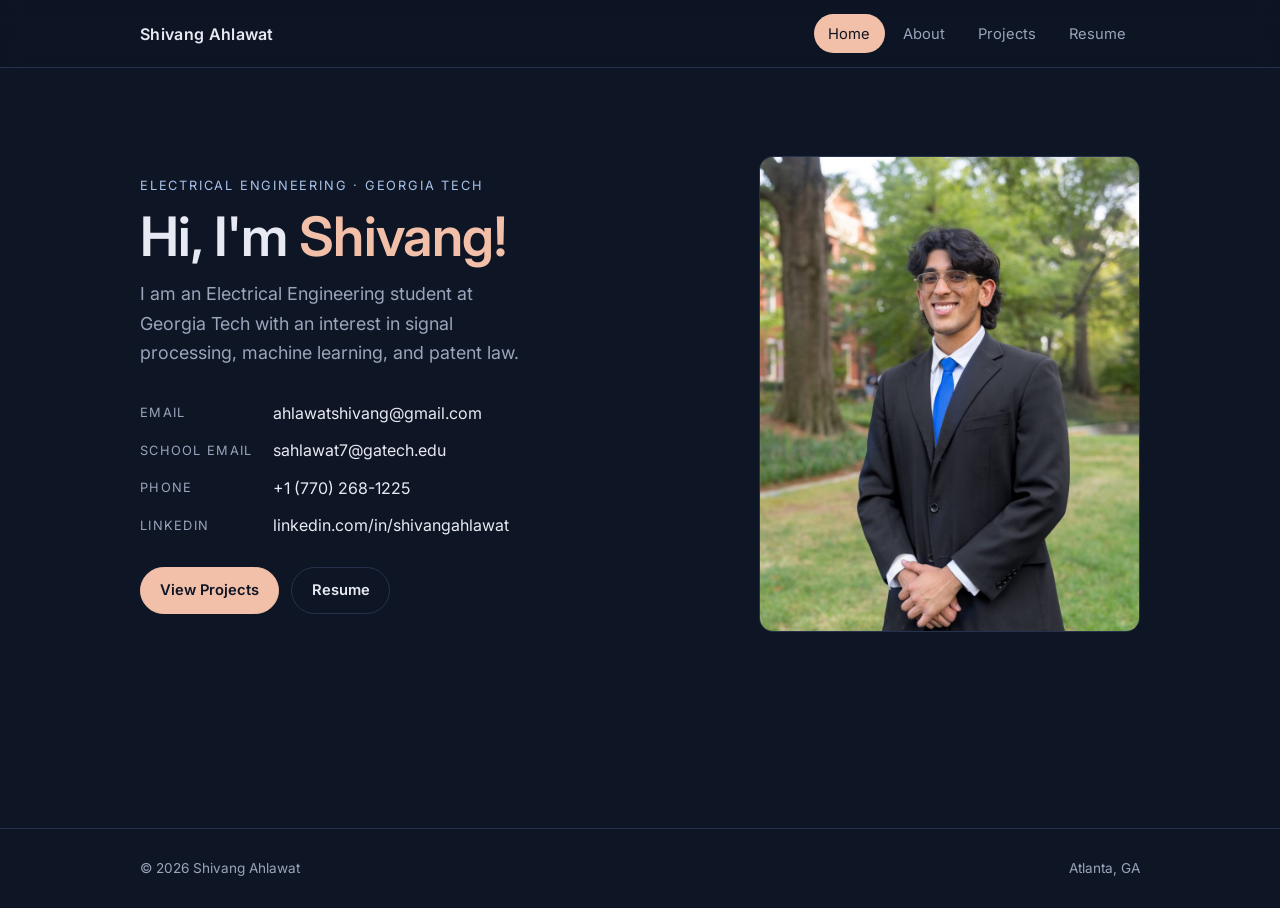
<file: index.html>
<!DOCTYPE html>
<html lang="en" class="no-js">
<head>
  <meta charset="UTF-8">
  <meta name="viewport" content="width=device-width, initial-scale=1.0">
  <title>Shivang Ahlawat | Electrical Engineering</title>
  <meta name="description" content="Portfolio of Shivang Ahlawat, Electrical Engineering student at Georgia Tech.">
  <link rel="preconnect" href="https://fonts.googleapis.com">
  <link rel="preconnect" href="https://fonts.gstatic.com" crossorigin>
  <link href="https://fonts.googleapis.com/css2?family=Inter:wght@400;500;600&display=swap" rel="stylesheet">
  <link rel="stylesheet" href="assets/css/style.css">
</head>
<body>

  <!-- ===== HEADER / TABS (same on every page) ===== -->
  <header class="site-header">
    <nav class="container nav">
      <a class="brand" href="index.html">Shivang Ahlawat</a>
      <ul class="tabs">
        <li><a href="index.html">Home</a></li>
        <li><a href="about.html">About</a></li>
        <li><a href="projects.html">Projects</a></li>
        <li><a href="resume.html">Resume</a></li>
      </ul>
    </nav>
  </header>

  <main class="container">

    <!-- ===== COVER ===== -->
    <section class="hero">
      <div class="reveal">
        <p class="eyebrow">Electrical Engineering · Georgia Tech</p>
        <h1>Hi, I'm <span>Shivang!</span></h1>

        <!-- EDIT: your introduction -->
        <p class="lead">
          I am an Electrical Engineering student at Georgia Tech with an interest in
          signal processing, machine learning, and patent law.
        </p>

        <!-- ===== CONTACT ===== -->
        <ul class="contact-list">
          <li><span class="label">Email</span><a href="mailto:ahlawatshivang@gmail.com">ahlawatshivang@gmail.com</a></li>
          <li><span class="label">School Email</span><a href="mailto:sahlawat7@gatech.edu">sahlawat7@gatech.edu</a></li>
          <li><span class="label">Phone</span><a href="tel:+17702681225">+1 (770) 268-1225</a></li>
          <li><span class="label">LinkedIn</span><a href="https://www.linkedin.com/in/shivangahlawat" target="_blank" rel="noopener">linkedin.com/in/shivangahlawat</a></li>
          <!-- To add another contact line, copy one <li> above. -->
        </ul>

        <div class="btn-row">
          <a class="btn" href="projects.html">View Projects</a>
          <a class="btn ghost" href="resume.html">Resume</a>
        </div>
      </div>

      <!-- EDIT: swap the photo by replacing assets/images/headshot.jpg -->
      <div class="photo reveal">
        <img class="headshot" src="assets/images/headshot.jpg" alt="Headshot of Shivang Ahlawat">
      </div>
    </section>

  </main>

  <footer class="site-footer">
    <div class="container">
      <span>© <span id="year">2026</span> Shivang Ahlawat</span>
      <span>Atlanta, GA</span>
    </div>
  </footer>

  <script src="assets/js/main.js"></script>
</body>
</html>
</file>
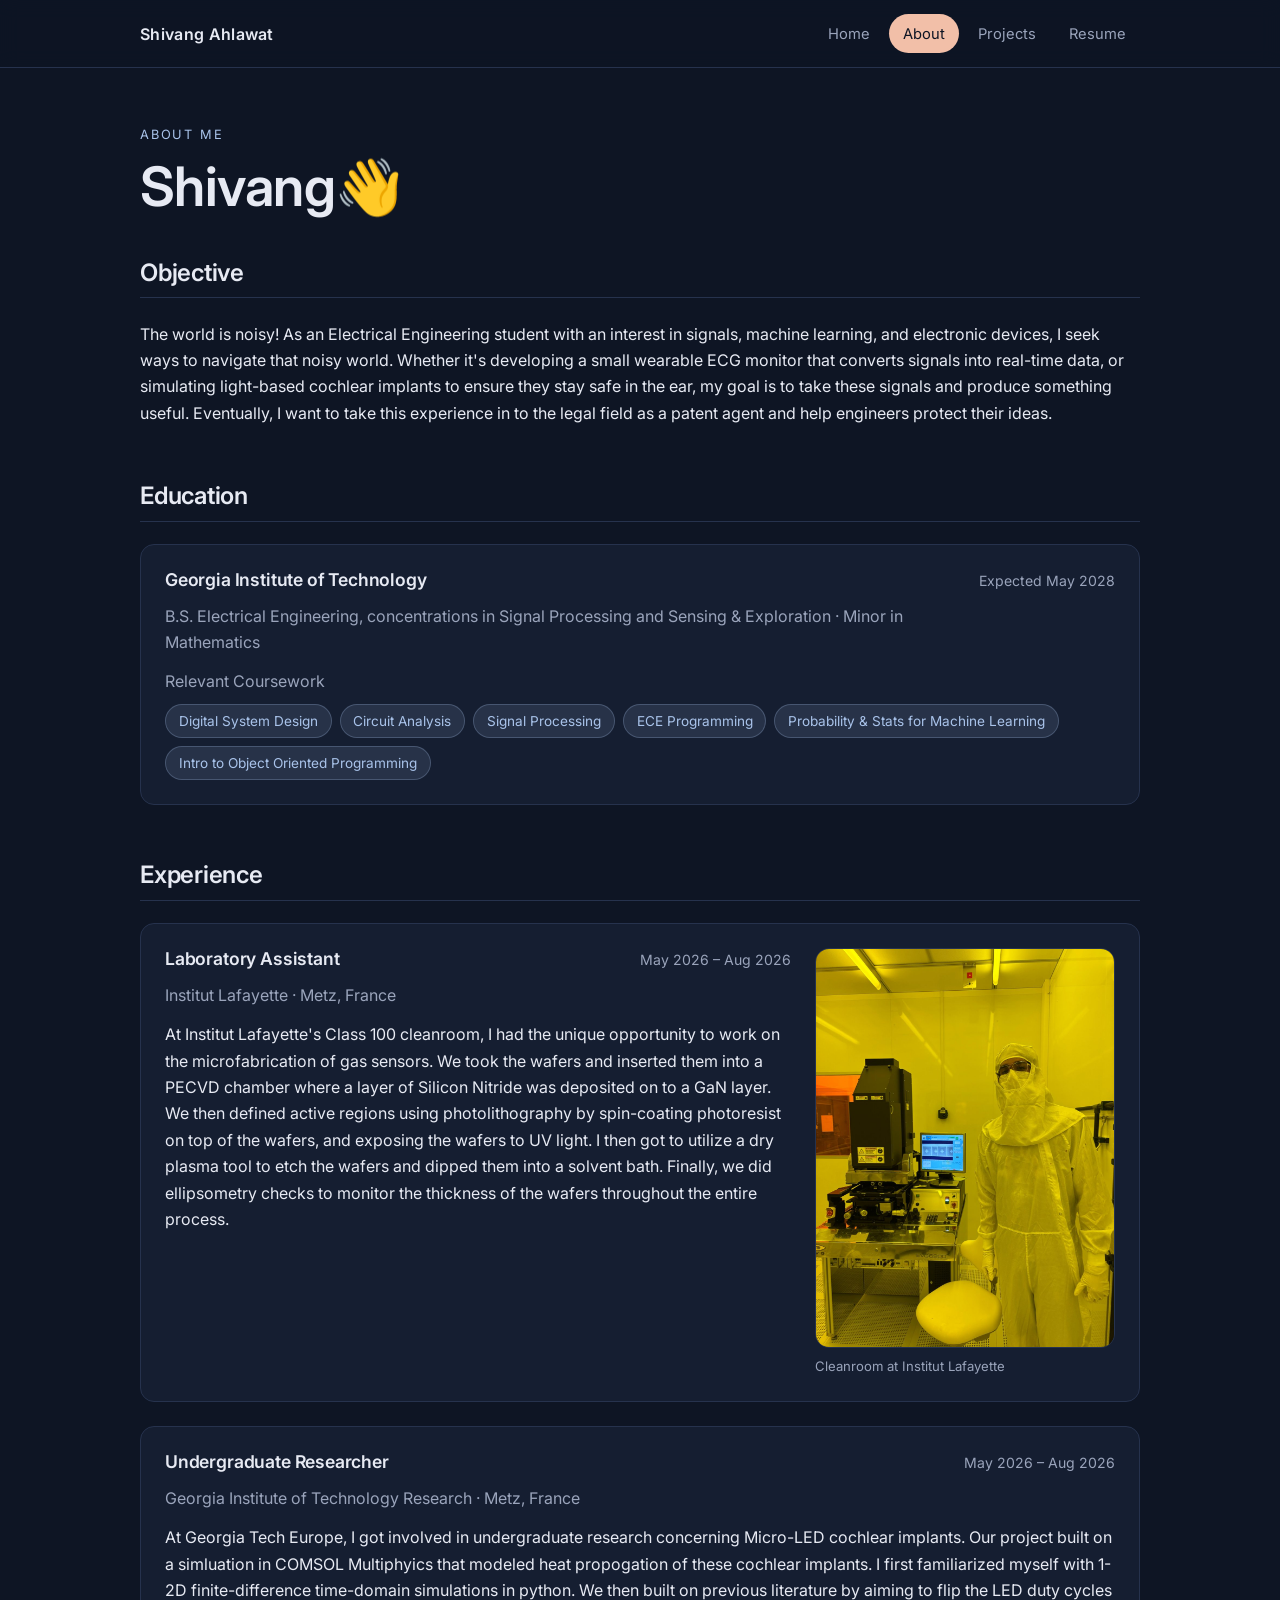
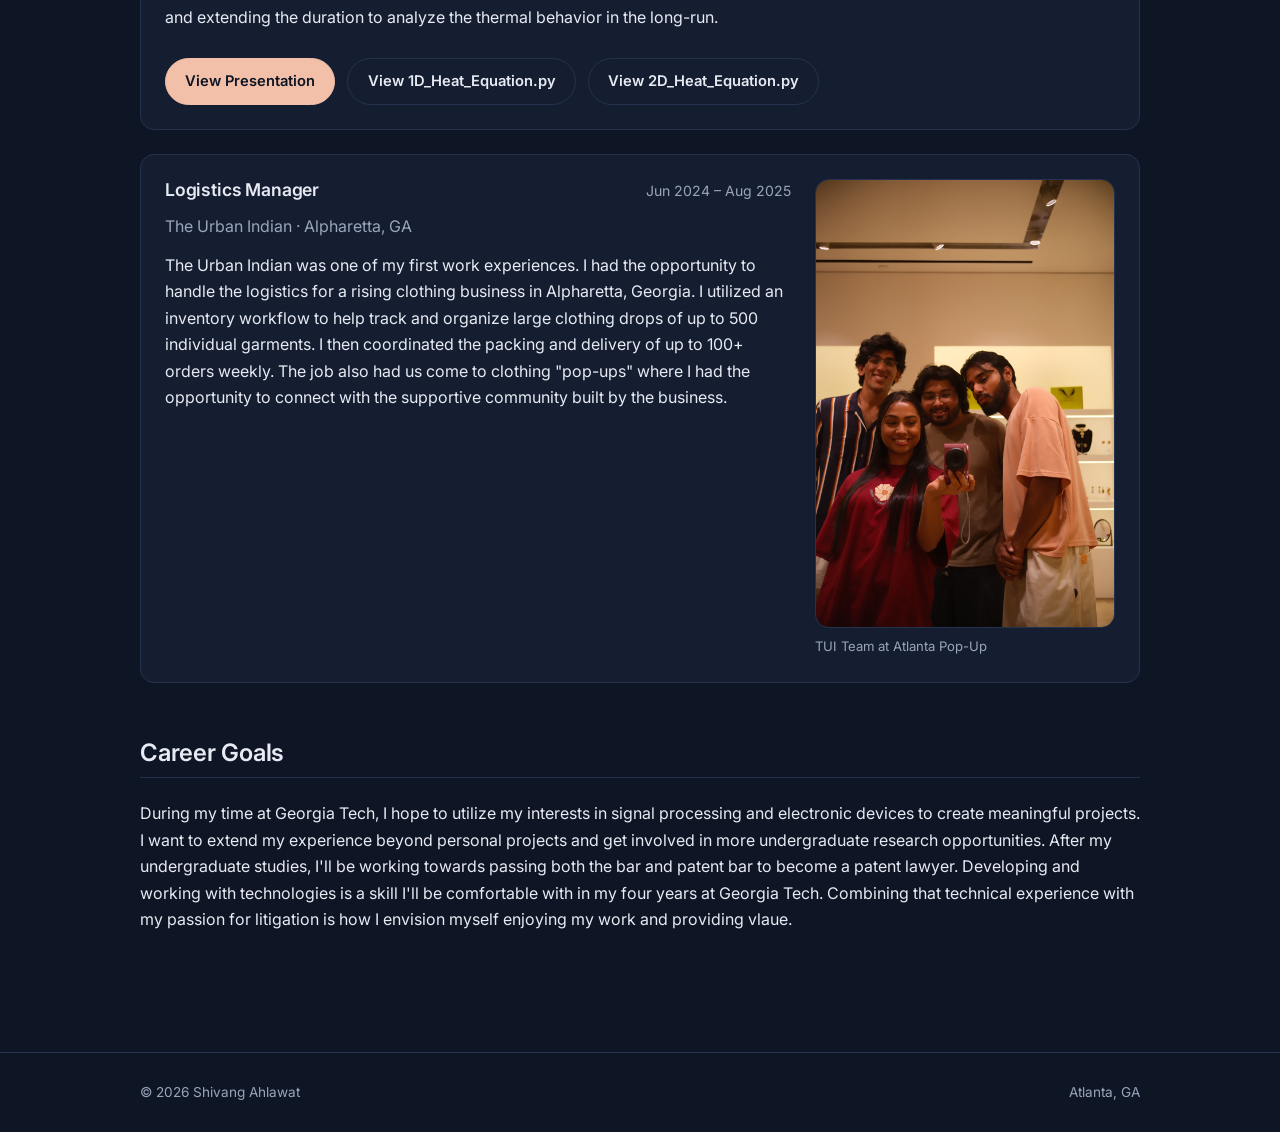
<file: about.html>
<!DOCTYPE html>
<html lang="en" class="no-js">
<head>
  <meta charset="UTF-8">
  <meta name="viewport" content="width=device-width, initial-scale=1.0">
  <title>About | Shivang Ahlawat</title>
  <link rel="preconnect" href="https://fonts.googleapis.com">
  <link rel="preconnect" href="https://fonts.gstatic.com" crossorigin>
  <link href="https://fonts.googleapis.com/css2?family=Inter:wght@400;500;600&display=swap" rel="stylesheet">
  <link rel="stylesheet" href="assets/css/style.css">
</head>
<body>

  <!-- ===== HEADER / TABS (same on every page) ===== -->
  <header class="site-header">
    <nav class="container nav">
      <a class="brand" href="index.html">Shivang Ahlawat</a>
      <ul class="tabs">
        <li><a href="index.html">Home</a></li>
        <li><a href="about.html">About</a></li>
        <li><a href="projects.html">Projects</a></li>
        <li><a href="resume.html">Resume</a></li>
      </ul>
    </nav>
  </header>

  <main class="container">

    <div class="page-title reveal">
      <p class="eyebrow">About Me</p>
      <h1>Shivang👋</h1>
    </div>

    <!-- ===== NARRATIVE ===== -->
    <section class="block reveal">
      <h2>Objective</h2>
      <!-- EDIT: add as many <p> paragraphs as you like -->
      <p>
        The world is noisy! As an Electrical Engineering student with an interest in signals, machine learning, and electronic devices,
        I seek ways to navigate that noisy world. Whether it's developing a small wearable ECG monitor that converts signals 
        into real-time data, or simulating light-based cochlear implants to ensure they stay safe in the ear, my goal is to take these signals
        and produce something useful. Eventually, I want to take this experience in to the legal field as a patent agent and help engineers protect 
        their ideas.
      </p>
    </section>

    <!-- ===== EDUCATION ===== -->
    <section class="block reveal">
      <h2>Education</h2>
      <div class="card">
        <div class="entry">
          <h3>Georgia Institute of Technology</h3>
          <span class="date">Expected May 2028</span>
          <span class="org">B.S. Electrical Engineering, concentrations in Signal Processing and Sensing &amp; Exploration · Minor in Mathematics</span>
          <div class="body">
            <p class="muted" style="margin-bottom:.6rem;">Relevant Coursework</p>
            <!-- EDIT: add or remove courses by copying a <li> -->
            <ul class="tags">
              <li>Digital System Design</li>
              <li>Circuit Analysis</li>
              <li>Signal Processing</li>
              <li>ECE Programming</li>
              <li>Probability &amp; Stats for Machine Learning</li>
              <li>Intro to Object Oriented Programming</li>
            </ul>
          </div>
        </div>
      </div>
    </section>

    <!-- ===== EXPERIENCE ===== -->
    <section class="block">
      <h2 class="reveal">Experience</h2>

      <!-- Experience entry WITH a photo -->
      <div class="card with-photo reveal">
        <div class="entry">
          <h3>Laboratory Assistant</h3>
          <span class="date">May 2026 – Aug 2026</span>
          <span class="org">Institut Lafayette · Metz, France</span>
          <div class="body">
            <p>
              At Institut Lafayette's Class 100 cleanroom, I had the unique opportunity to work on the microfabrication of 
              gas sensors. We took the wafers and inserted them into a PECVD chamber where a layer of Silicon Nitride 
              was deposited on to a GaN layer. We then defined active regions using photolithography by spin-coating
              photoresist on top of the wafers, and exposing the wafers to UV light. I then got to utilize a dry plasma tool to etch the 
              wafers and dipped them into a solvent bath. Finally, we did ellipsometry checks to monitor the thickness of the wafers throughout the entire process.
            </p>
          </div>
        </div>
        <figure>
          <img src="assets/images/institut-lafayette-cleanroom.jpg" alt="Shivang in cleanroom gear beside a lithography tool at Institut Lafayette" loading="lazy">
          <figcaption>Cleanroom at Institut Lafayette</figcaption>
        </figure>
      </div>

      <!-- Experience entry WITHOUT a photo — copy this whole <div class="card ..."> block to add another -->
      <div class="card reveal" style="margin-top:var(--gap);">
        <div class="entry">
          <h3>Undergraduate Researcher</h3>
          <span class="date">May 2026 – Aug 2026</span>
          <span class="org">Georgia Institute of Technology Research · Metz, France</span>
          <div class="body">
            <p>
              At Georgia Tech Europe, I got involved in undergraduate research concerning Micro-LED cochlear implants. Our project built on a simluation in COMSOL
              Multiphyics that modeled heat propogation of these cochlear implants. I first familiarized myself with 1-2D finite-difference time-domain simulations in python.
              We then built on previous literature by aiming to flip the LED duty cycles and extending the duration to analyze the thermal behavior in the long-run.
            </p>
            <div class="btn-row">
              <a class="btn" href="assets/Summer-2026-Progress-Report.pdf" target="_blank" rel="noopener"> View Presentation </a>
              <a class="btn ghost" href="https://github.com/ahlawatshivang-art/ahlawatshivang-art.github.io/blob/main/assets/1D_Heat_Equation.py" target="_blank" rel="noopener">View 1D_Heat_Equation.py</a>
              <a class="btn ghost" href="https://github.com/ahlawatshivang-art/ahlawatshivang-art.github.io/blob/main/assets/2D_Heat_Equation.py" target="_blank" rel="noopener">View 2D_Heat_Equation.py</a>
            </div>
          </div>
        </div>
      </div>

      <div class="card with-photo reveal" style="margin-top:var(--gap);">
        <div class="entry">
          <h3>Logistics Manager</h3>
          <span class="date">Jun 2024 – Aug 2025</span>
          <span class="org">The Urban Indian · Alpharetta, GA</span>
          <div class="body">
            <p>
              The Urban Indian was one of my first work experiences. I had the opportunity to handle the logistics for
              a rising clothing business in Alpharetta, Georgia. I utilized an inventory workflow to help track and organize large clothing drops
              of up to 500 individual garments. I then coordinated the packing and delivery of up to 100+ orders weekly. The job also had us
              come to clothing "pop-ups" where I had the opportunity to connect with the supportive community built by the business.
            </p>
          </div>
        </div>
        <figure>
          <img src="assets/images/tui-website.JPG" alt="TUI Team at Atlanta Pop-Up" loading="lazy">
          <figcaption> TUI Team at Atlanta Pop-Up </figcaption>
        </figure>
      </div>
    </section>

    <!-- ===== CAREER GOALS ===== -->
    <section class="block reveal">
      <h2>Career Goals</h2>
      <p>
        During my time at Georgia Tech, I hope to utilize my interests in signal processing and electronic devices to create meaningful projects. I want to extend my experience
        beyond personal projects and get involved in more undergraduate research opportunities. After my undergraduate studies, I'll be working towards passing both the bar and 
        patent bar to become a patent lawyer. Developing and working with technologies is a skill I'll be comfortable with in my four years at Georgia Tech. Combining that technical
        experience with my passion for litigation is how I envision myself enjoying my work and providing vlaue.
      </p>
    </section>

  </main>

  <footer class="site-footer">
    <div class="container">
      <span>© <span id="year">2026</span> Shivang Ahlawat</span>
      <span>Atlanta, GA</span>
    </div>
  </footer>

  <script src="assets/js/main.js"></script>
</body>
</html>
</file>
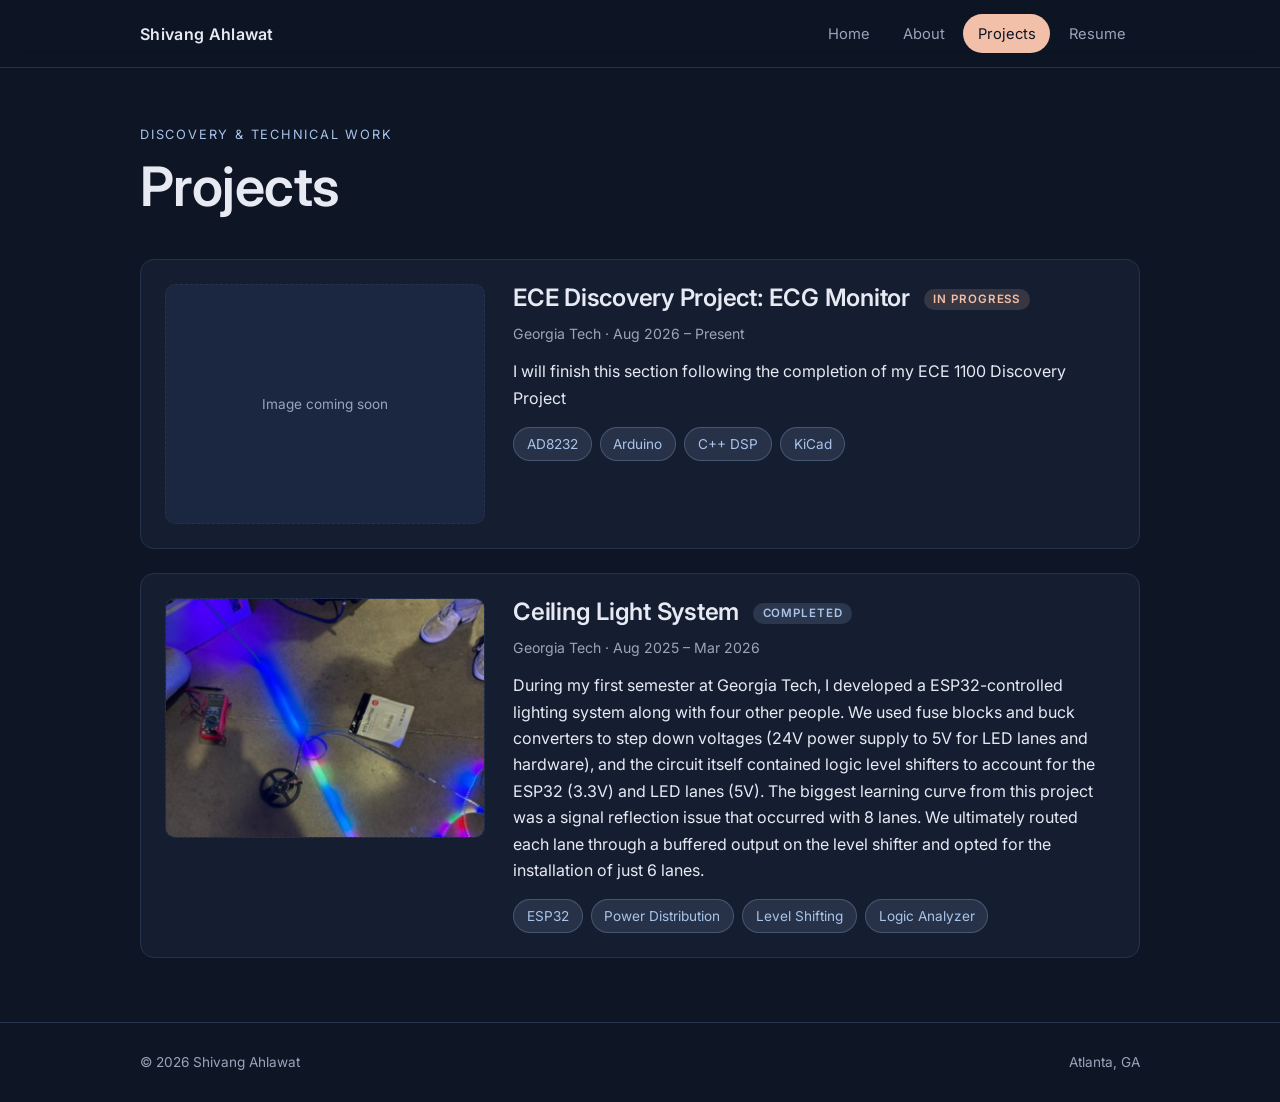
<file: projects.html>
<!DOCTYPE html>
<html lang="en" class="no-js">
<head>
  <meta charset="UTF-8">
  <meta name="viewport" content="width=device-width, initial-scale=1.0">
  <title>Projects | Shivang Ahlawat</title>
  <link rel="preconnect" href="https://fonts.googleapis.com">
  <link rel="preconnect" href="https://fonts.gstatic.com" crossorigin>
  <link href="https://fonts.googleapis.com/css2?family=Inter:wght@400;500;600&display=swap" rel="stylesheet">
  <link rel="stylesheet" href="assets/css/style.css">
</head>
<body>

  <!-- ===== HEADER / TABS (same on every page) ===== -->
  <header class="site-header">
    <nav class="container nav">
      <a class="brand" href="index.html">Shivang Ahlawat</a>
      <ul class="tabs">
        <li><a href="index.html">Home</a></li>
        <li><a href="about.html">About</a></li>
        <li><a href="projects.html">Projects</a></li>
        <li><a href="resume.html">Resume</a></li>
      </ul>
    </nav>
  </header>

  <main class="container">

    <div class="page-title reveal">
      <p class="eyebrow">Discovery &amp; Technical Work</p>
      <h1>Projects</h1>
    </div>

    <!-- ===== PROJECT CARD =====
         To add a project: copy everything from <article ...> to </article>.
         To add an image: put it in assets/images/ and replace the placeholder text
         inside <div class="thumb"> with <img src="assets/images/your-file.jpg" alt="...">
         Status badge: class="status" (In Progress) or class="status done" (Completed). -->

    <article class="card project reveal">
      <div class="thumb">Image coming soon</div>
      <div>
        <h2>ECE Discovery Project: ECG Monitor <span class="status">In Progress</span></h2>
        <p class="meta">Georgia Tech · Aug 2026 – Present</p>
        <p>
          I will finish this section following the completion of my ECE 1100 Discovery Project
        </p>
        <ul class="tags">
          <li>AD8232</li>
          <li>Arduino</li>
          <li>C++ DSP</li>
          <li>KiCad</li>
        </ul>
      </div>
    </article>

    <article class="card project reveal">
      <div class="thumb">
         <img src="assets/images/LED_project.jpg" alt="Signal Reflection Problem">
      </div>
      <div>
        <h2> Ceiling Light System <span class="status done">Completed</span></h2>
        <p class="meta">Georgia Tech · Aug 2025 – Mar 2026</p>
        <p>
          During my first semester at Georgia Tech, I developed a ESP32-controlled lighting system along with four other people.
          We used fuse blocks and buck converters to step down voltages (24V power supply to 5V for LED lanes and hardware), and the circuit
          itself contained logic level shifters to account for the ESP32 (3.3V) and LED lanes (5V). The biggest learning curve from this project was 
          a signal reflection issue that occurred with 8 lanes. We ultimately routed each lane through a buffered output on the level shifter and opted for
          the installation of just 6 lanes. 
        </p>
        <ul class="tags">
          <li>ESP32</li>
          <li>Power Distribution</li>
          <li>Level Shifting</li>
          <li>Logic Analyzer</li>
        </ul>
      </div>
    </article>

  </main>

  <footer class="site-footer">
    <div class="container">
      <span>© <span id="year">2026</span> Shivang Ahlawat</span>
      <span>Atlanta, GA</span>
    </div>
  </footer>

  <script src="assets/js/main.js"></script>
</body>
</html>
</file>
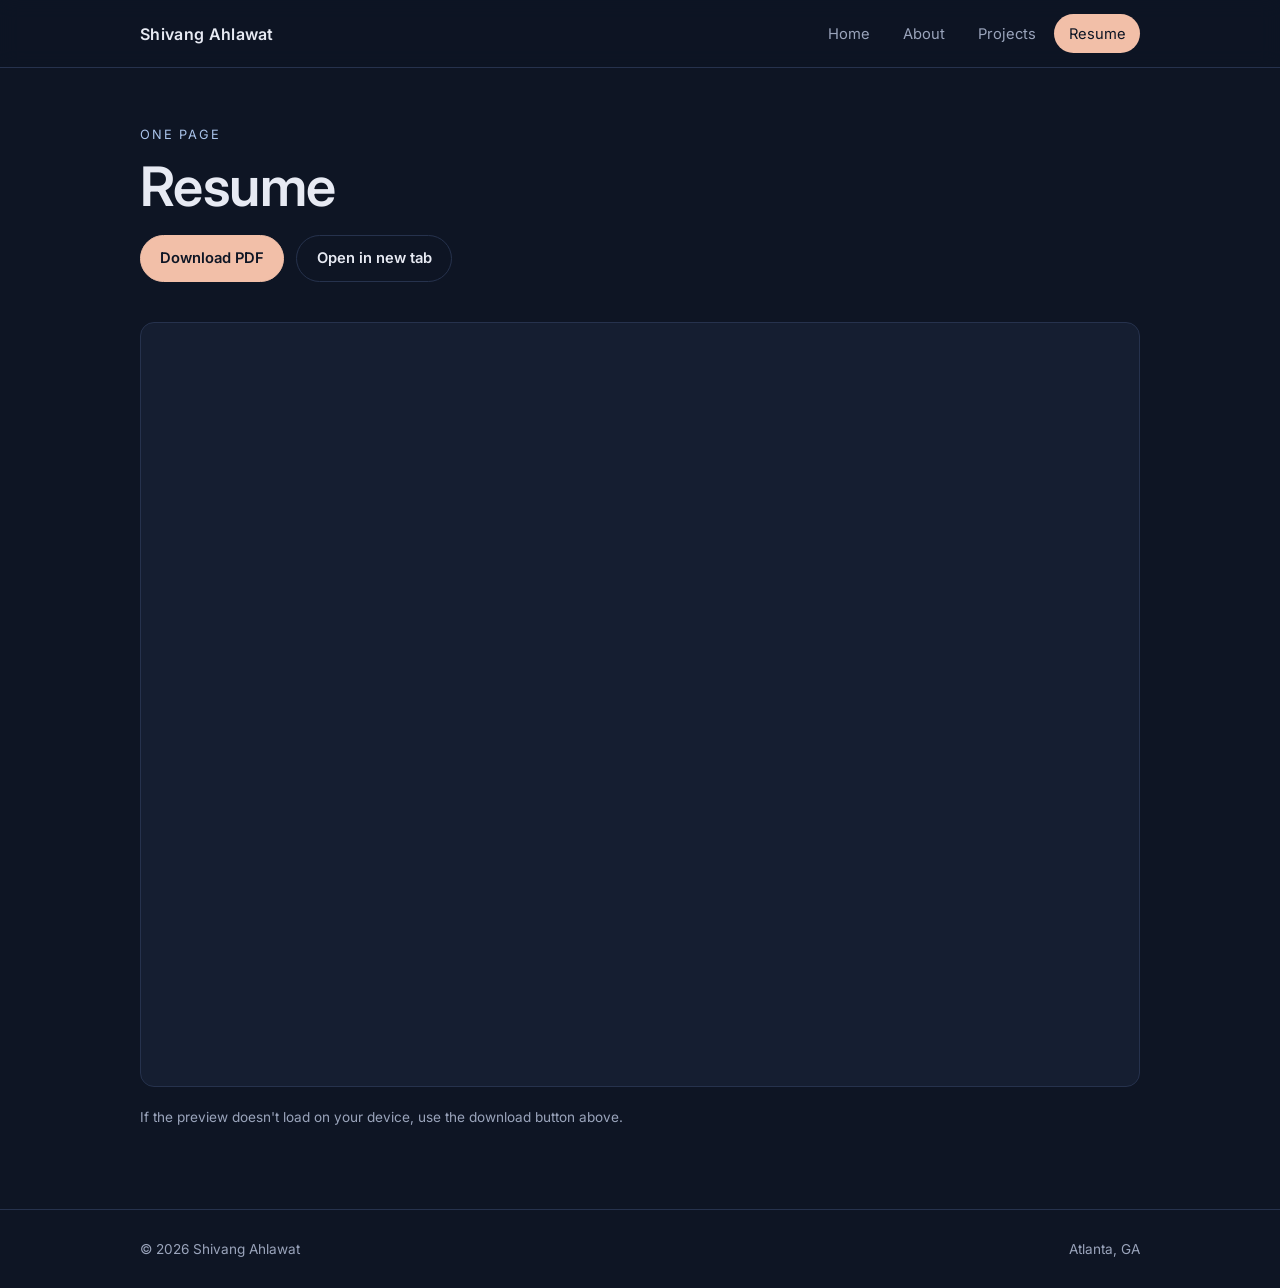
<file: resume.html>
<!DOCTYPE html>
<html lang="en" class="no-js">
<head>
  <meta charset="UTF-8">
  <meta name="viewport" content="width=device-width, initial-scale=1.0">
  <title>Resume | Shivang Ahlawat</title>
  <link rel="preconnect" href="https://fonts.googleapis.com">
  <link rel="preconnect" href="https://fonts.gstatic.com" crossorigin>
  <link href="https://fonts.googleapis.com/css2?family=Inter:wght@400;500;600&display=swap" rel="stylesheet">
  <link rel="stylesheet" href="assets/css/style.css">
</head>
<body>

  <!-- ===== HEADER / TABS (same on every page) ===== -->
  <header class="site-header">
    <nav class="container nav">
      <a class="brand" href="index.html">Shivang Ahlawat</a>
      <ul class="tabs">
        <li><a href="index.html">Home</a></li>
        <li><a href="about.html">About</a></li>
        <li><a href="projects.html">Projects</a></li>
        <li><a href="resume.html">Resume</a></li>
      </ul>
    </nav>
  </header>

  <main class="container">

    <div class="page-title reveal">
      <p class="eyebrow">One Page</p>
      <h1>Resume</h1>
      <!-- To update: replace assets/resume/Shivang-Ahlawat-Resume.pdf with a new file of the same name -->
      <div class="btn-row" style="margin-top:1rem;">
        <a class="btn" href="assets/Updated-Resume.pdf" download>Download PDF</a>
        <a class="btn ghost" href="assets/Updated-Resume.pdf" target="_blank" rel="noopener">Open in new tab</a>
      </div>
    </div>

    <div class="reveal">
      <iframe class="resume-frame" src="assets/Updated-Resume.pdf#view=FitH" title="Resume of Shivang Ahlawat"></iframe>
      <p class="muted" style="font-size:.85rem;margin-top:.75rem;">
        If the preview doesn't load on your device, use the download button above.
      </p>
    </div>

  </main>

  <footer class="site-footer">
    <div class="container">
      <span>© <span id="year">2026</span> Shivang Ahlawat</span>
      <span>Atlanta, GA</span>
    </div>
  </footer>

  <script src="assets/js/main.js"></script>
</body>
</html>
</file>
<file: assets/css/style.css>
/* =========================================================
   DESIGN SETTINGS — change the look of the whole site here
   ========================================================= */
:root {
  /* Colors (deep navy + soft pastels) */
  --bg:          #0e1524;   /* page background */
  --surface:     #151e31;   /* cards / panels */
  --surface-2:   #1b2640;   /* hover / raised */
  --border:      #26324d;   /* thin lines */
  --text:        #e7eaf3;   /* main text */
  --muted:       #9aa4bb;   /* secondary text */
  --accent:      #f2bfa8;   /* muted peach — links, highlights */
  --accent-2:    #a9c3ea;   /* soft blue — tags, details */

  /* Typography */
  --font: "Inter", system-ui, -apple-system, "Segoe UI", Roboto, sans-serif;
  --size-body: 1rem;
  --size-h1: clamp(2.2rem, 5vw, 3.4rem);
  --size-h2: 1.5rem;

  /* Layout */
  --max-width: 1040px;
  --radius: 14px;
  --gap: 1.5rem;
}

/* ---------- Base ---------- */
*, *::before, *::after { box-sizing: border-box; }
html { scroll-behavior: smooth; }
body {
  margin: 0;
  background: var(--bg);
  color: var(--text);
  font-family: var(--font);
  font-size: var(--size-body);
  line-height: 1.65;
  -webkit-font-smoothing: antialiased;
}
img { max-width: 100%; display: block; }
a { color: var(--accent); text-decoration: none; }
a:hover { text-decoration: underline; text-underline-offset: 3px; }
h1, h2, h3 { line-height: 1.2; margin: 0 0 .6rem; font-weight: 600; letter-spacing: -0.01em; }
h1 { font-size: var(--size-h1); }
h2 { font-size: var(--size-h2); }
h3 { font-size: 1.1rem; }
p { margin: 0 0 1rem; }
.muted { color: var(--muted); }

.container { width: 100%; max-width: var(--max-width); margin: 0 auto; padding: 0 1.25rem; }

/* ---------- Header / tabs ---------- */
.site-header {
  position: sticky; top: 0; z-index: 10;
  background: color-mix(in srgb, var(--bg) 85%, transparent);
  backdrop-filter: blur(10px);
  border-bottom: 1px solid var(--border);
}
.nav { padding-top: .9rem; padding-bottom: .9rem; display: flex; align-items: center; justify-content: space-between; gap: 1rem; flex-wrap: wrap; }
.brand { color: var(--text); font-weight: 600; letter-spacing: .02em; }
.brand:hover { text-decoration: none; color: var(--accent); }
.tabs { display: flex; gap: .25rem; list-style: none; margin: 0; padding: 0; flex-wrap: wrap; }
.tabs a {
  display: block; padding: .45rem .9rem; border-radius: 999px;
  color: var(--muted); font-size: .92rem; transition: background .2s, color .2s;
}
.tabs a:hover { color: var(--text); background: var(--surface); text-decoration: none; }
.tabs a.active { color: var(--bg); background: var(--accent); }

/* ---------- Page sections ---------- */
main.container { padding-top: 3.5rem; padding-bottom: 4rem; min-height: calc(100vh - 140px); }
.page-title { margin-bottom: 2.5rem; }
.eyebrow { color: var(--accent-2); font-size: .8rem; letter-spacing: .14em; text-transform: uppercase; margin: 0 0 .5rem; }
section.block { margin-bottom: 3.5rem; }
section.block > h2 { padding-bottom: .6rem; border-bottom: 1px solid var(--border); margin-bottom: 1.4rem; }

.card {
  background: var(--surface);
  border: 1px solid var(--border);
  border-radius: var(--radius);
  padding: 1.5rem;
}
.grid { display: grid; gap: var(--gap); }
.grid-2 { grid-template-columns: repeat(auto-fit, minmax(280px, 1fr)); }

.placeholder { color: var(--muted); font-style: italic; }

/* ---------- Cover page ---------- */
.hero { display: grid; grid-template-columns: 1.2fr .8fr; gap: 3rem; align-items: center; }
.hero h1 span { color: var(--accent); }
.hero .lead { font-size: 1.12rem; color: var(--muted); max-width: 36ch; }
.headshot { border-radius: var(--radius); border: 1px solid var(--border); aspect-ratio: 4/5; object-fit: cover; width: 100%; }

.contact-list { list-style: none; padding: 0; margin: 2rem 0 0; display: grid; gap: .7rem; }
.contact-list li { display: flex; align-items: center; gap: .8rem; }
.contact-list .label { color: var(--muted); font-size: .8rem; text-transform: uppercase; letter-spacing: .1em; width: 7.5rem; flex-shrink: 0; }
.contact-list a { color: var(--text); word-break: break-word; }
.contact-list a:hover { color: var(--accent); }

.btn {
  display: inline-block; padding: .65rem 1.2rem; border-radius: 999px;
  background: var(--accent); color: var(--bg); font-weight: 600; font-size: .92rem;
  border: 1px solid var(--accent);
}
.btn:hover { text-decoration: none; filter: brightness(1.06); }
.btn.ghost { background: transparent; color: var(--text); border-color: var(--border); }
.btn.ghost:hover { border-color: var(--accent); color: var(--accent); }
.btn-row { display: flex; gap: .75rem; flex-wrap: wrap; margin-top: 1.75rem; }

/* ---------- About page ---------- */
.tags { display: flex; flex-wrap: wrap; gap: .5rem; list-style: none; padding: 0; margin: 0; }
.tags li {
  padding: .3rem .8rem; border-radius: 999px; font-size: .85rem;
  background: color-mix(in srgb, var(--accent-2) 12%, transparent);
  color: var(--accent-2); border: 1px solid color-mix(in srgb, var(--accent-2) 25%, transparent);
}

.entry { display: grid; grid-template-columns: 1fr auto; gap: .2rem 1rem; }
.entry + .entry { margin-top: var(--gap); }
.entry .org { color: var(--muted); }
.entry .date { color: var(--muted); font-size: .88rem; text-align: right; white-space: nowrap; }
.entry .body { grid-column: 1 / -1; margin-top: .6rem; }
.entry ul { margin: 0; padding-left: 1.1rem; }
.entry li { margin-bottom: .35rem; }
.entry ul.tags { padding-left: 0; }
.entry ul.tags li { margin-bottom: 0; }
.hero { min-height: 60vh; }

.with-photo { display: grid; grid-template-columns: 1fr 300px; gap: var(--gap); align-items: start; }
figure { margin: 0; }
figure img { border-radius: var(--radius); border: 1px solid var(--border); }
figcaption { color: var(--muted); font-size: .82rem; margin-top: .5rem; }

/* ---------- Projects page ---------- */
.project { display: grid; grid-template-columns: 320px 1fr; gap: 1.75rem; }
.project + .project { margin-top: var(--gap); }
.project .thumb {
  border-radius: 10px; background: var(--surface-2); border: 1px dashed var(--border);
  aspect-ratio: 4/3; display: grid; place-items: center; color: var(--muted); font-size: .85rem; overflow: hidden;
}
.project .thumb img { width: 100%; height: 100%; object-fit: cover; }
.project .meta { color: var(--muted); font-size: .88rem; margin-bottom: .8rem; }
.status {
  display: inline-block; font-size: .72rem; letter-spacing: .08em; text-transform: uppercase;
  padding: .2rem .6rem; border-radius: 999px; margin-left: .5rem; vertical-align: middle;
  background: color-mix(in srgb, var(--accent) 15%, transparent); color: var(--accent);
}
.status.done { background: color-mix(in srgb, var(--accent-2) 15%, transparent); color: var(--accent-2); }

/* ---------- Resume page ---------- */
.resume-frame {
  width: 100%; height: 85vh; min-height: 600px;
  border: 1px solid var(--border); border-radius: var(--radius); background: var(--surface);
}

/* ---------- Footer ---------- */
.site-footer { border-top: 1px solid var(--border); padding: 1.75rem 0; color: var(--muted); font-size: .85rem; }
.site-footer .container { display: flex; justify-content: space-between; flex-wrap: wrap; gap: .5rem; }

/* ---------- Fade-in animation ---------- */
.reveal { opacity: 0; transform: translateY(14px); transition: opacity .7s ease, transform .7s ease; }
.reveal.visible { opacity: 1; transform: none; }
.no-js .reveal { opacity: 1; transform: none; }
@media (prefers-reduced-motion: reduce) {
  .reveal { opacity: 1; transform: none; transition: none; }
  html { scroll-behavior: auto; }
}

/* ---------- Mobile ---------- */
@media (max-width: 760px) {
  main.container { padding-top: 2rem; }
  .hero, .with-photo, .project { grid-template-columns: 1fr; }
  .hero .photo { order: -1; max-width: 280px; }
  .entry { grid-template-columns: 1fr; }
  .entry .date { text-align: left; }
  .contact-list .label { width: 6rem; }
  .resume-frame { height: 70vh; }
}
</file>
